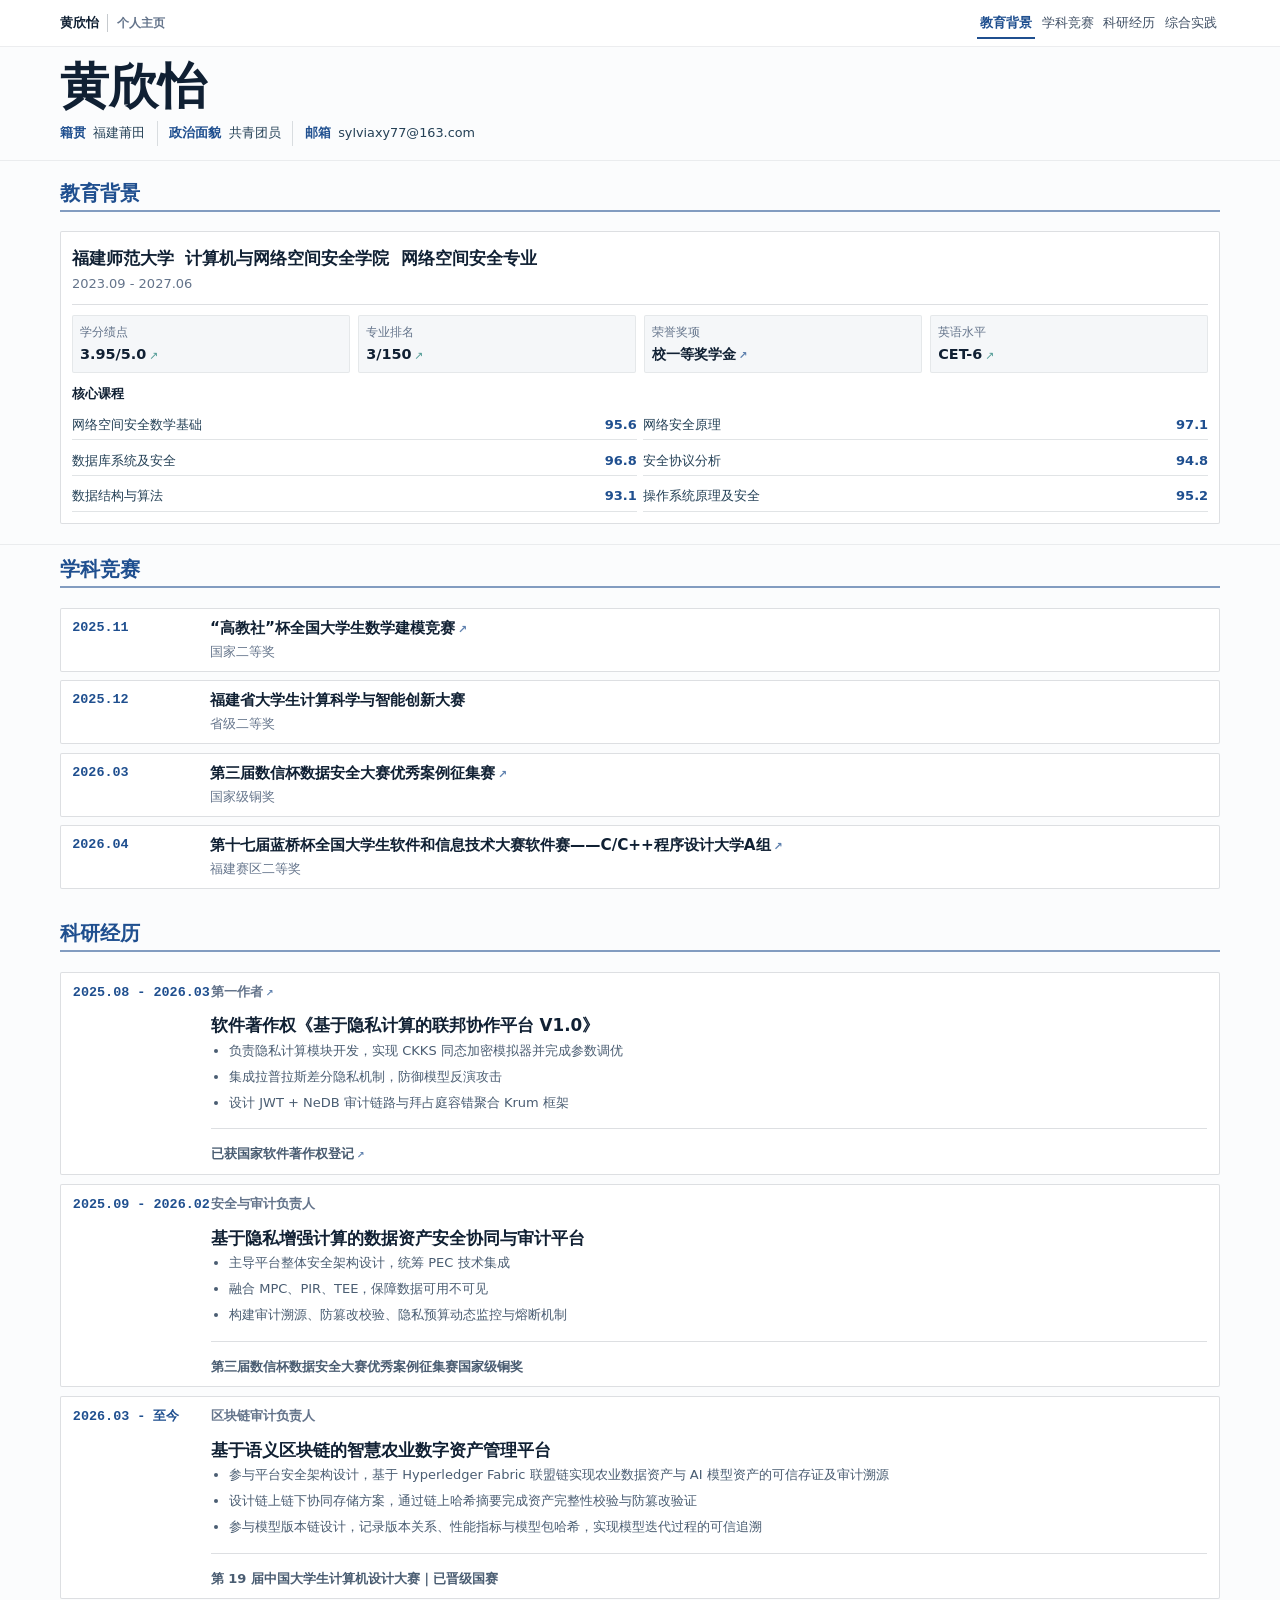
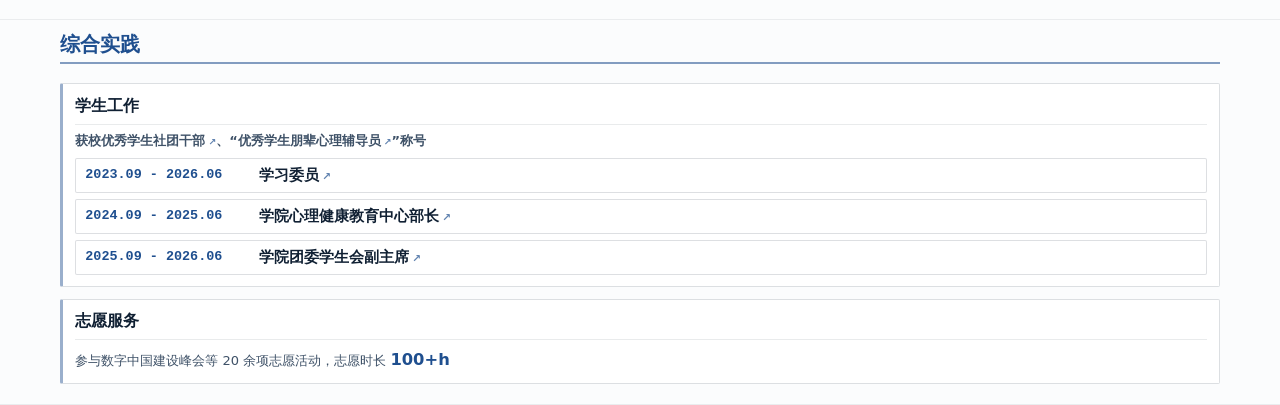
<file: index.html>
<!doctype html>
<html class="no-js" lang="zh-CN">
  <head>
    <meta charset="utf-8">
    <meta name="viewport" content="width=device-width, initial-scale=1">
    <meta
      name="description"
      content="黄欣怡的个人科研主页，展示教育背景、学科竞赛、综合实践与科研经历。"
    >
    <title>黄欣怡 | 个人主页</title>
    <link rel="stylesheet" href="styles.css">
    <script src="script.js" defer></script>
  </head>
  <body>
    <a class="skip-link" href="#profile">跳转到主要内容</a>

    <header class="site-header" aria-label="网站导航">
      <div class="header-inner">
        <a class="brand" href="#profile" aria-label="黄欣怡主页">
          <span>
            <strong>黄欣怡</strong>
            <small>个人主页</small>
          </span>
        </a>
        <nav class="nav-links" aria-label="页面章节">
          <a href="#education">教育背景</a>
          <a href="#competitions">学科竞赛</a>
          <a href="#research">科研经历</a>
          <a href="#practice">综合实践</a>
        </nav>
      </div>
    </header>

    <main>
      <section class="hero section-observed" id="profile" data-reveal>
        <div class="hero-grid page-shell">
          <div class="hero-copy">
            <h1>黄欣怡</h1>
            <dl class="profile-meta" aria-label="个人信息">
              <div>
                <dt>籍贯</dt>
                <dd>福建莆田</dd>
              </div>
              <div>
                <dt>政治面貌</dt>
                <dd>共青团员</dd>
              </div>
              <div>
                <dt>邮箱</dt>
                <dd>
                  <button
                    class="email-copy"
                    type="button"
                    data-email="sylviaxy77@163.com"
                    title="复制邮箱"
                    aria-label="复制邮箱 sylviaxy77@163.com"
                  >sylviaxy77@163.com</button>
                </dd>
              </div>
            </dl>
          </div>
        </div>
      </section>

      <section class="section section-observed soft-band" id="education" data-reveal>
        <div class="page-shell split-layout">
          <div class="section-heading sticky-heading">
            <h2>教育背景</h2>
          </div>
          <div class="education-panel">
            <div class="timeline-head">
              <div>
                <h3 class="education-title">
                  <span>福建师范大学</span>
                  <span>计算机与网络空间安全学院</span>
                  <span>网络空间安全专业</span>
                </h3>
                <p>2023.09 - 2027.06</p>
              </div>
            </div>
            <div class="education-stats">
              <div>
                <span>学分绩点</span>
                <a
                  class="stat-label-link"
                  href="proof-viewer.html?src=assets/proofs/transcript-2026.png"
                  target="_blank"
                  rel="noopener"
                  aria-label="查看成绩单"
                ><strong>3.95/5.0</strong><span aria-hidden="true">↗</span></a>
              </div>
              <div class="ranking-stat">
                <span>专业排名</span>
                <a
                  class="stat-label-link"
                  href="proof-viewer.html?src=assets/proofs/ranking-proof.jpg"
                  target="_blank"
                  rel="noopener"
                  aria-label="查看专业排名证明"
                ><strong>3/150</strong><span aria-hidden="true">↗</span></a>
              </div>
              <div>
                <span>荣誉奖项</span>
                <strong>
                  <a
                    class="title-proof-link"
                    href="proof-viewer.html?src=assets/proofs/first-class-scholarship-2024.jpg"
                    target="_blank"
                    rel="noopener"
                    aria-label="查看校一等奖学金证书"
                  >校一等奖学金<span aria-hidden="true">↗</span></a>
                </strong>
              </div>
              <div>
                <span>英语水平</span>
                <a
                  class="stat-label-link"
                  href="english-proofs.html"
                  target="_blank"
                  rel="noopener"
                  aria-label="查看英语能力证明"
                ><strong>CET-6</strong><span aria-hidden="true">↗</span></a>
              </div>
            </div>
            <h4>核心课程</h4>
            <div class="course-grid">
              <span>网络空间安全数学基础 <strong>95.6</strong></span>
              <span>网络安全原理 <strong>97.1</strong></span>
              <span>数据库系统及安全 <strong>96.8</strong></span>
              <span>安全协议分析 <strong>94.8</strong></span>
              <span>数据结构与算法 <strong>93.1</strong></span>
              <span>操作系统原理及安全 <strong>95.2</strong></span>
            </div>
          </div>
        </div>
      </section>

      <section class="section section-observed" id="competitions" data-reveal>
        <div class="page-shell split-layout">
          <div class="section-heading sticky-heading">
            <h2>学科竞赛</h2>
          </div>
          <div class="module-timeline">
            <article class="timeline-item">
              <time>2025.11</time>
              <div>
                <h3>
                  <a
                    class="title-proof-link"
                    href="proof-viewer.html?src=assets/proofs/math-modeling-award-2025.jpg"
                    target="_blank"
                    rel="noopener"
                    aria-label="查看高教社杯全国大学生数学建模竞赛获奖证书"
                  >“高教社”杯全国大学生数学建模竞赛<span aria-hidden="true">↗</span></a>
                </h3>
                <p>国家二等奖</p>
              </div>
            </article>
            <article class="timeline-item">
              <time>2025.12</time>
              <div>
                <h3>福建省大学生计算科学与智能创新大赛</h3>
                <p>省级二等奖</p>
              </div>
            </article>
            <article class="timeline-item">
              <time>2026.03</time>
              <div>
                <h3>
                  <a
                    class="title-proof-link"
                    href="proof-viewer.html?src=assets/proofs/data-security-award-2026.jpg"
                    target="_blank"
                    rel="noopener"
                    aria-label="查看第三届数信杯数据安全大赛优秀案例征集赛获奖证书"
                  >第三届数信杯数据安全大赛优秀案例征集赛<span aria-hidden="true">↗</span></a>
                </h3>
                <p>国家级铜奖</p>
              </div>
            </article>
            <article class="timeline-item">
              <time>2026.04</time>
              <div>
                <h3>
                  <a
                    class="title-proof-link"
                    href="proof-viewer.html?src=assets/proofs/lanqiao-award-2026-redacted.jpg"
                    target="_blank"
                    rel="noopener"
                    aria-label="查看第十七届蓝桥杯全国大学生软件和信息技术大赛软件赛 C/C++程序设计大学A组获奖证书"
                  >第十七届蓝桥杯全国大学生软件和信息技术大赛软件赛——C/C++程序设计大学A组<span aria-hidden="true">↗</span></a>
                </h3>
                <p>福建赛区二等奖</p>
              </div>
            </article>
          </div>
        </div>
      </section>

      <section class="section section-observed" id="research" data-reveal>
        <div class="page-shell split-layout">
          <div class="section-heading sticky-heading">
            <h2>科研经历</h2>
          </div>
          <div class="module-timeline research-timeline">
            <article class="timeline-item research-card featured">
              <time>2025.08 - 2026.03</time>
              <div>
                <p class="role">
                  <a
                    class="title-proof-link"
                    href="proof-viewer.html?src=assets/proofs/software-first-author-2026.jpg"
                    target="_blank"
                    rel="noopener"
                    aria-label="查看软件著作权第一作者证明"
                  >第一作者<span aria-hidden="true">↗</span></a>
                </p>
                <h3>软件著作权《基于隐私计算的联邦协作平台 V1.0》</h3>
                <ul>
                  <li>负责隐私计算模块开发，实现 CKKS 同态加密模拟器并完成参数调优</li>
                  <li>集成拉普拉斯差分隐私机制，防御模型反演攻击</li>
                  <li>设计 JWT + NeDB 审计链路与拜占庭容错聚合 Krum 框架</li>
                </ul>
                <p class="result">
                  <a
                    class="title-proof-link"
                    href="proof-viewer.html?src=assets/proofs/software-copyright-2026.jpg"
                    target="_blank"
                    rel="noopener"
                    aria-label="查看基于隐私计算的联邦协作平台软件著作权登记证书"
                  >已获国家软件著作权登记<span aria-hidden="true">↗</span></a>
                </p>
              </div>
            </article>
            <article class="timeline-item research-card">
              <time>2025.09 - 2026.02</time>
              <div>
                <p class="role">安全与审计负责人</p>
                <h3>基于隐私增强计算的数据资产安全协同与审计平台</h3>
                <ul>
                  <li>主导平台整体安全架构设计，统筹 PEC 技术集成</li>
                  <li>融合 MPC、PIR、TEE，保障数据可用不可见</li>
                  <li>构建审计溯源、防篡改校验、隐私预算动态监控与熔断机制</li>
                </ul>
                <p class="result">第三届数信杯数据安全大赛优秀案例征集赛国家级铜奖</p>
              </div>
            </article>
            <article class="timeline-item research-card">
              <time>2026.03 - 至今</time>
              <div>
                <p class="role">区块链审计负责人</p>
                <h3>基于语义区块链的智慧农业数字资产管理平台</h3>
                <ul>
                  <li>参与平台安全架构设计，基于 Hyperledger Fabric 联盟链实现农业数据资产与 AI 模型资产的可信存证及审计溯源</li>
                  <li>设计链上链下协同存储方案，通过链上哈希摘要完成资产完整性校验与防篡改验证</li>
                  <li>参与模型版本链设计，记录版本关系、性能指标与模型包哈希，实现模型迭代过程的可信追溯</li>
                </ul>
                <p class="result">第 19 届中国大学生计算机设计大赛｜已晋级国赛</p>
              </div>
            </article>
          </div>
        </div>
      </section>

      <section class="section section-observed soft-band" id="practice" data-reveal>
        <div class="page-shell split-layout">
          <div class="section-heading">
            <h2>综合实践</h2>
          </div>
          <div class="practice-stack">
            <article class="practice-card practice-group">
              <div class="practice-head">
                <h3>学生工作</h3>
              </div>
              <p class="practice-summary">获<a
                class="title-proof-link"
                href="proof-viewer.html?src=assets/proofs/excellent-student-club-cadre-2025.jpg"
                target="_blank"
                rel="noopener"
                aria-label="查看校优秀学生社团干部证书"
              >校优秀学生社团干部<span aria-hidden="true">↗</span></a>、“<a
                class="title-proof-link"
                href="proof-viewer.html?src=assets/proofs/peer-psychological-counselor-2025.jpg"
                target="_blank"
                rel="noopener"
                aria-label="查看优秀学生朋辈心理辅导员证书"
              >优秀学生朋辈心理辅导员<span aria-hidden="true">↗</span></a>”称号</p>
              <div class="module-timeline practice-timeline">
                <article class="timeline-item">
                  <time>2023.09 - 2026.06</time>
                  <div>
                    <h4>
                      <a
                        class="title-proof-link"
                        href="proof-viewer.html?src=assets/proofs/study-committee-proof-2023-2025.jpg"
                        target="_blank"
                        rel="noopener"
                        aria-label="查看学习委员证明"
                      >学习委员<span aria-hidden="true">↗</span></a>
                    </h4>
                  </div>
                </article>
                <article class="timeline-item">
                  <time>2024.09 - 2025.06</time>
                  <div>
                    <h4>
                      <a
                        class="title-proof-link"
                        href="proof-viewer.html?src=assets/proofs/mental-health-minister-2024.jpg"
                        target="_blank"
                        rel="noopener"
                        aria-label="查看学院心理健康教育中心部长聘书"
                      >学院心理健康教育中心部长<span aria-hidden="true">↗</span></a>
                    </h4>
                  </div>
                </article>
                <article class="timeline-item">
                  <time>2025.09 - 2026.06</time>
                  <div>
                    <h4>
                      <a
                        class="title-proof-link"
                        href="proof-viewer.html?src=assets/proofs/student-union-vice-chair-2025.jpg"
                        target="_blank"
                        rel="noopener"
                        aria-label="查看学院团委学生会副主席证明"
                      >学院团委学生会副主席<span aria-hidden="true">↗</span></a>
                    </h4>
                  </div>
                </article>
              </div>
            </article>
            <article class="practice-card practice-service">
              <div class="practice-head">
                <h3>志愿服务</h3>
              </div>
              <p>参与数字中国建设峰会等 20 余项志愿活动，志愿时长 <strong>100+h</strong></p>
            </article>
          </div>
        </div>
      </section>

    </main>

  </body>
</html>
</file>
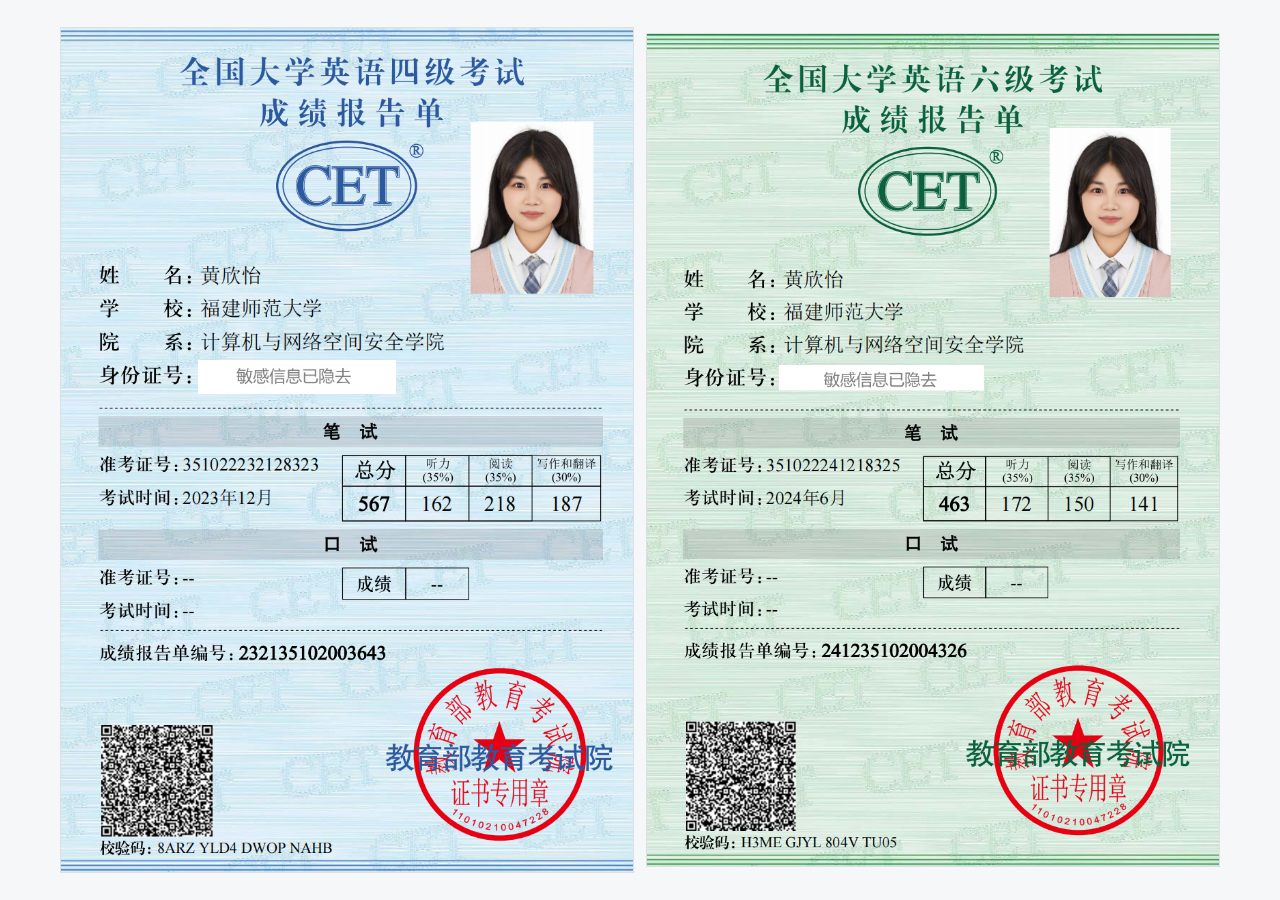
<file: english-proofs.html>
<!doctype html>
<html lang="zh-CN">
  <head>
    <meta charset="utf-8">
    <meta name="viewport" content="width=device-width, initial-scale=1">
    <title>英语能力证明 | 黄欣怡</title>
    <style>
      :root {
        --ink: #102033;
        --muted: #64748b;
        --blue: #1f4f8f;
        --border: rgba(15, 32, 51, 0.14);
        --bg: #f6f7f9;
      }

      * {
        box-sizing: border-box;
      }

      body {
        margin: 0;
        min-height: 100svh;
        background: var(--bg);
        color: var(--ink);
        font-family:
          Inter, ui-sans-serif, system-ui, -apple-system, BlinkMacSystemFont,
          "Segoe UI", "Microsoft YaHei", "PingFang SC", sans-serif;
        font-size: 14px;
        line-height: 1.5;
      }

      main {
        width: min(calc(100% - 24px), 1160px);
        margin: 0 auto;
        padding: 12px 0;
      }

      .proof-grid {
        display: grid;
        grid-template-columns: repeat(2, minmax(0, 1fr));
        min-height: calc(100svh - 24px);
        gap: 12px;
        align-items: center;
      }

      figure {
        margin: 0;
        padding: 0;
        border: 1px solid var(--border);
        background: #fff;
        display: grid;
        min-width: 0;
        place-items: center;
      }

      figcaption {
        position: absolute;
        width: 1px;
        height: 1px;
        margin: -1px;
        padding: 0;
        overflow: hidden;
        clip: rect(0, 0, 0, 0);
        white-space: nowrap;
        border: 0;
      }

      img {
        display: block;
        width: auto;
        max-width: 100%;
        max-height: calc(100svh - 28px);
        height: auto;
        object-fit: contain;
      }

      @media (max-width: 620px) {
        main {
          width: min(calc(100vw - 28px), 420px);
          padding: 14px 0 24px;
        }

        figure {
          padding: 10px;
        }

        .proof-grid {
          grid-template-columns: 1fr;
          min-height: auto;
        }
      }
    </style>
  </head>
  <body>
    <main>
      <div class="proof-grid">
        <figure>
          <figcaption>全国大学英语四级考试成绩报告单</figcaption>
          <img src="assets/proofs/cet-4-report.png" alt="全国大学英语四级考试成绩报告单">
        </figure>
        <figure>
          <figcaption>全国大学英语六级考试成绩报告单</figcaption>
          <img src="assets/proofs/cet-6-report.png" alt="全国大学英语六级考试成绩报告单">
        </figure>
      </div>
    </main>
  </body>
</html>
</file>
<file: styles.css>
:root {
  --color-bg: #fbfcfd;
  --color-panel: #ffffff;
  --color-ink: #102033;
  --color-muted: #64748b;
  --color-soft: #f1f6f6;
  --color-teal: #0f766e;
  --color-blue: #1f4f8f;
  --color-sage: #5f7f6f;
  --color-amber: #b7791f;
  --color-border: rgba(15, 32, 51, 0.14);
  --shadow-soft: none;
  --shadow-card: none;
  --max-width: 1160px;
}

* {
  box-sizing: border-box;
}

html {
  scroll-behavior: smooth;
}

body {
  margin: 0;
  color: var(--color-ink);
  font-family:
    Inter, ui-sans-serif, system-ui, -apple-system, BlinkMacSystemFont,
    "Segoe UI", "Microsoft YaHei", "PingFang SC", sans-serif;
  font-size: 13px;
  line-height: 1.45;
  background: var(--color-bg);
  overflow-x: hidden;
}

a {
  color: inherit;
  text-decoration: none;
}

p {
  margin: 0;
}

ul {
  margin: 0;
  padding-left: 1.15rem;
}

li + li {
  margin-top: 0.45rem;
}

.skip-link {
  position: absolute;
  left: 1rem;
  top: -4rem;
  z-index: 20;
  padding: 0.7rem 1rem;
  border-radius: 8px;
  background: var(--color-ink);
  color: #fff;
}

.skip-link:focus {
  top: 1rem;
}

.page-shell {
  width: min(calc(100% - 40px), var(--max-width));
  margin: 0 auto;
}

.site-header {
  position: sticky;
  top: 0;
  z-index: 10;
  border-bottom: 1px solid rgba(15, 32, 51, 0.08);
  background: rgba(255, 255, 255, 0.96);
}

.header-inner {
  width: min(calc(100% - 40px), var(--max-width));
  min-height: 46px;
  margin: 0 auto;
  display: flex;
  align-items: center;
  justify-content: space-between;
  gap: 1rem;
}

.brand {
  display: inline-flex;
  align-items: center;
  min-width: 0;
}

.brand > span {
  display: inline-flex;
  align-items: baseline;
  gap: 0.52rem;
  min-width: 0;
}

.brand strong {
  display: inline-block;
  padding-right: 0.52rem;
  border-right: 1px solid rgba(15, 32, 51, 0.24);
}

.brand small {
  color: var(--color-muted);
  font-size: 0.76rem;
  font-weight: 600;
  white-space: nowrap;
}

.nav-links {
  display: flex;
  align-items: center;
  gap: 0.25rem;
  color: #405065;
  font-size: 0.82rem;
}

.nav-links a {
  padding: 0.34rem 0.18rem 0.3rem;
  border-bottom: 2px solid transparent;
}

.nav-links a:hover {
  color: var(--color-blue);
}

.nav-links a[aria-current="true"] {
  color: var(--color-blue);
  border-bottom-color: var(--color-blue);
  font-weight: 800;
}

.hero {
  padding: 16px 0 14px;
}

.hero-grid {
  display: grid;
  grid-template-columns: minmax(0, 1fr);
  gap: 22px;
  align-items: start;
}

.hero-copy {
  max-width: 760px;
}

.hero-copy,
.hero-panel,
.section-heading,
.education-panel,
.research-card,
.practice-card {
  min-width: 0;
}

.hero-copy h1 {
  margin: 0;
  font-size: clamp(1.95rem, 4vw, 3.05rem);
  line-height: 1;
  letter-spacing: 0;
}

.profile-meta {
  display: flex;
  flex-wrap: wrap;
  gap: 0.45rem 0.72rem;
  margin: 0.55rem 0 0;
  padding: 0;
}

.profile-meta div {
  display: inline-flex;
  align-items: center;
  gap: 0.46rem;
  min-height: 25px;
  padding: 0;
  font-size: 0.8rem;
}

.profile-meta div + div {
  padding-left: 0.72rem;
  border-left: 1px solid rgba(15, 32, 51, 0.14);
}

.profile-meta dt,
.profile-meta dd {
  margin: 0;
}

.profile-meta dt {
  color: var(--color-blue);
  font-weight: 800;
}

.profile-meta dd {
  color: #244056;
}

.email-copy {
  appearance: none;
  margin: 0;
  padding: 0;
  border: 0;
  background: transparent;
  color: inherit;
  font: inherit;
  cursor: copy;
}

.email-copy:hover,
.email-copy:focus-visible {
  color: var(--color-blue);
  text-decoration: underline;
  text-underline-offset: 0.18em;
}

.email-copy:focus-visible {
  outline: 2px solid rgba(15, 118, 110, 0.28);
  outline-offset: 3px;
  border-radius: 4px;
}

.eyebrow {
  margin-bottom: 0.8rem;
  color: var(--color-teal);
  font-size: 0.78rem;
  font-weight: 800;
  letter-spacing: 0;
  text-transform: uppercase;
  overflow-wrap: anywhere;
}

.chip-row {
  display: flex;
  flex-wrap: wrap;
  gap: 0.6rem;
}

.chip-row span,
.course-grid span {
  border: 0;
  border-bottom: 1px solid rgba(15, 32, 51, 0.12);
  border-radius: 0;
  color: #244056;
  background: #fff;
}

.hero-panel,
.education-panel,
.research-card,
.practice-card {
  border: 1px solid var(--color-border);
  border-radius: 2px;
  background: #fff;
  box-shadow: var(--shadow-card);
}

.hero-panel {
  padding: 0.95rem;
  box-shadow: var(--shadow-soft);
}

.panel-header {
  display: flex;
  flex-wrap: wrap;
  justify-content: space-between;
  gap: 1rem;
  margin-bottom: 1rem;
  color: var(--color-muted);
  font-size: 0.86rem;
}

.panel-header strong {
  color: var(--color-teal);
}

.metric-grid {
  display: grid;
  grid-template-columns: repeat(2, minmax(0, 1fr));
  gap: 0.9rem;
}

.metric-card {
  min-width: 0;
  min-height: 98px;
  padding: 0.72rem;
  border: 1px solid rgba(15, 32, 51, 0.1);
  border-radius: 2px;
  background: #fff;
}

.metric-card span,
.metric-card small {
  display: block;
  color: var(--color-muted);
}

.metric-card strong {
  display: block;
  margin: 0.45rem 0 0.25rem;
  color: var(--color-ink);
  font-size: clamp(1.2rem, 3.4vw, 1.75rem);
  line-height: 1.05;
  overflow-wrap: anywhere;
}

.section {
  padding: 20px 0;
  scroll-margin-top: 64px;
}

.section + .section {
  padding-top: 12px;
}

.hero {
  scroll-margin-top: 64px;
}

.soft-band {
  background: transparent;
  border-block: 1px solid rgba(15, 32, 51, 0.07);
}

.section-heading {
  max-width: none;
  margin-bottom: 0.58rem;
  border-bottom: 2px solid rgba(31, 79, 143, 0.55);
}

.section-heading.wide {
  max-width: 820px;
}

.section-heading h2 {
  margin: 0 0 0.32rem;
  font-size: clamp(1.08rem, 1.6vw, 1.35rem);
  line-height: 1.18;
  color: var(--color-blue);
  letter-spacing: 0;
}

.section-heading p:not(.eyebrow) {
  color: var(--color-muted);
}

.research-card h3,
.practice-card h3,
.award-item h3,
.education-panel h3 {
  margin: 0.32rem 0 0.28rem;
  font-size: 1.05rem;
  line-height: 1.3;
  letter-spacing: 0;
}

.research-card li,
.research-card .result,
.practice-card p {
  color: #4a5d72;
}

.chip-row {
  margin-top: 1.15rem;
}

.chip-row span {
  padding: 0.32rem 0.62rem;
  font-size: 0.82rem;
}

.split-layout {
  display: grid;
  grid-template-columns: minmax(0, 1fr);
  gap: 0.64rem;
  align-items: start;
}

.sticky-heading {
  position: static;
}

.education-panel {
  padding: 0.68rem;
}

.education-title {
  display: flex;
  flex-wrap: wrap;
  gap: 0.72rem;
  min-width: 0;
}

.education-title span {
  white-space: nowrap;
}

.timeline-head {
  display: flex;
  justify-content: space-between;
  gap: 1rem;
  padding-bottom: 0.65rem;
  border-bottom: 1px solid var(--color-border);
}

.timeline-head p {
  color: var(--color-muted);
}

.timeline-head > span {
  align-self: start;
  border-radius: 2px;
  padding: 0.25rem 0.56rem;
  color: var(--color-blue);
  background: rgba(31, 79, 143, 0.08);
  font-weight: 800;
}

.education-stats {
  display: grid;
  grid-template-columns: repeat(4, minmax(0, 1fr));
  gap: 0.5rem;
  margin: 0.65rem 0;
}

.education-stats div {
  padding: 0.45rem;
  border-radius: 2px;
  border: 1px solid rgba(15, 32, 51, 0.07);
  background: #f5f7f9;
}

.education-stats span,
.education-stats strong {
  display: block;
}

.education-stats span {
  color: var(--color-muted);
  font-size: 0.78rem;
}

.stat-label-link {
  display: inline-flex;
  align-items: baseline;
  gap: 0.16rem;
  width: fit-content;
  color: var(--color-ink);
  text-decoration: none;
}

.stat-label-link span {
  color: rgba(15, 118, 110, 0.72);
  font-size: 0.68rem;
  line-height: 1;
}

.stat-label-link:hover {
  color: var(--color-blue);
}

.stat-label-link:hover strong,
.stat-label-link:hover span {
  color: var(--color-blue);
}

.stat-label-link strong {
  color: var(--color-ink);
  margin-top: 0.18rem;
  text-decoration: none;
}

.education-stats strong {
  margin-top: 0.18rem;
  font-size: 0.9rem;
}

.education-panel h4 {
  margin: 0.72rem 0 0.45rem;
}

.course-grid {
  display: grid;
  grid-template-columns: repeat(2, minmax(0, 1fr));
  gap: 0.4rem;
}

.course-grid span {
  display: flex;
  flex-wrap: wrap;
  justify-content: space-between;
  gap: 0.75rem;
  padding: 0.3rem 0;
  min-width: 0;
}

.course-grid strong {
  color: var(--color-blue);
}

.research-card {
  padding: 1.2rem;
}

.research-card.featured {
  background: #fff;
}

.card-meta {
  display: flex;
  flex-wrap: wrap;
  justify-content: space-between;
  gap: 0.55rem;
  color: var(--color-muted);
  font-size: 0.82rem;
}

.role {
  margin-bottom: 0.8rem;
  color: var(--color-blue);
  font-weight: 800;
}

.result {
  margin-top: 1rem;
  padding-top: 1rem;
  border-top: 1px solid var(--color-border);
  font-weight: 700;
}

.award-list {
  display: grid;
  gap: 0.85rem;
}

.module-timeline {
  position: relative;
  display: grid;
  gap: 0.55rem;
  --timeline-time-col: 128px;
  --timeline-gap: 0.62rem;
  --timeline-pad-x: 0.7rem;
  --timeline-axis: calc(var(--timeline-pad-x) + var(--timeline-time-col) + (var(--timeline-gap) / 2));
}

.module-timeline::before {
  display: none;
}

.timeline-item {
  position: relative;
  display: grid;
  grid-template-columns: var(--timeline-time-col) minmax(0, 1fr);
  gap: var(--timeline-gap);
  padding: 0.56rem var(--timeline-pad-x);
  border: 1px solid var(--color-border);
  border-radius: 2px;
  background: #fff;
  box-shadow: var(--shadow-card);
}

.timeline-item time {
  color: var(--color-blue);
  font-family: ui-monospace, SFMono-Regular, Consolas, monospace;
  font-size: 0.84rem;
  font-weight: 800;
  line-height: 1.5;
  white-space: nowrap;
}

.timeline-item > div {
  min-width: 0;
}

.timeline-item h3,
.timeline-item li,
.timeline-item p {
  overflow-wrap: anywhere;
}

.timeline-item h3 {
  margin: 0 0 0.28rem;
  line-height: 1.35;
}

.title-proof-link {
  display: inline-flex;
  align-items: baseline;
  gap: 0.18rem;
}

.title-proof-link span {
  color: rgba(31, 79, 143, 0.72);
  font-size: 0.72em;
  line-height: 1;
}

.title-proof-link:hover {
  color: var(--color-blue);
}

.title-proof-link:hover span {
  color: var(--color-blue);
}

.timeline-item p {
  color: var(--color-muted);
}

.research-timeline .timeline-item {
  padding: 0.62rem 0.74rem;
}

.research-timeline .timeline-item.featured {
  background: #fff;
}

.award-item {
  display: grid;
  grid-template-columns: 88px 1fr;
  gap: 1rem;
  padding: 1rem;
  border: 1px solid var(--color-border);
  border-radius: 2px;
  background: #fff;
}

.award-item time {
  color: var(--color-blue);
  font-family: ui-monospace, SFMono-Regular, Consolas, monospace;
  font-weight: 800;
}

.award-item p {
  color: var(--color-muted);
}

.practice-stack {
  display: grid;
  gap: 0.72rem;
}

.practice-group {
  display: grid;
  gap: 0.45rem;
}

.practice-card {
  padding: 0.72rem 0.78rem;
  border-left: 3px solid rgba(31, 79, 143, 0.45);
  background: #fff;
}

.practice-head {
  display: flex;
  align-items: center;
  padding-bottom: 0.44rem;
  border-bottom: 1px solid rgba(15, 32, 51, 0.09);
}

.practice-card h3 {
  margin: 0;
  color: var(--color-ink);
  font-size: 1rem;
}

.practice-timeline .timeline-item h3 {
  margin-bottom: 0;
}

.practice-timeline {
  --timeline-time-col: 164px;
  gap: 0.38rem;
}

.practice-timeline .timeline-item {
  padding: 0.4rem 0.55rem;
  background: #fff;
  box-shadow: none;
}

.practice-timeline h4 {
  margin: 0;
  font-size: 0.92rem;
  line-height: 1.35;
}

.practice-summary,
.practice-card p {
  color: #3f5268;
}

.practice-summary {
  margin: 0;
  font-weight: 700;
}

.practice-service p {
  margin-top: 0.5rem;
}

.practice-service strong {
  color: var(--color-blue);
  font-size: 1.02rem;
}

[data-reveal] {
  opacity: 1;
  transform: none;
}

[data-reveal].is-visible,
.no-js [data-reveal] {
  opacity: 1;
  transform: none;
}

@media (max-width: 920px) {
  .header-inner {
    min-height: auto;
    padding: 0.75rem 0;
    align-items: flex-start;
    flex-direction: column;
  }

  .nav-links {
    width: 100%;
    overflow-x: auto;
    padding-bottom: 0.2rem;
  }

  .nav-links a {
    flex: 0 0 auto;
  }

  .hero {
    padding-top: 18px;
  }

  .hero-grid,
  .split-layout {
    grid-template-columns: 1fr;
  }

  .sticky-heading {
    position: static;
  }

}

@media (max-width: 620px) {
  .page-shell,
  .header-inner {
    width: min(calc(100vw - 28px), 362px);
    margin-left: 14px;
    margin-right: 14px;
  }

  .hero-copy h1 {
    font-size: clamp(1.95rem, 11vw, 2.45rem);
  }

  .nav-links {
    flex-wrap: wrap;
    overflow-x: visible;
    gap: 0.1rem;
  }

  .nav-links a {
    padding: 0.3rem 0.44rem;
    font-size: 0.78rem;
  }

  .eyebrow {
    font-size: 0.72rem;
  }

  .hero-copy,
  .hero-panel,
  .section-heading,
  .research-card,
  .practice-card {
    width: 100%;
    max-width: 100%;
  }

  .eyebrow,
  .section-heading p,
  .research-card li,
  .practice-card p {
    word-break: break-all;
    overflow-wrap: anywhere;
  }

  .chip-row span,
  .course-grid span {
    max-width: 100%;
  }

  .metric-grid,
  .education-stats,
  .course-grid {
    grid-template-columns: 1fr;
  }

  .award-item {
    grid-template-columns: 1fr;
  }

  .module-timeline::before {
    display: none;
  }

  .timeline-item {
    grid-template-columns: 1fr;
    gap: 0.55rem;
  }

}
</file>
